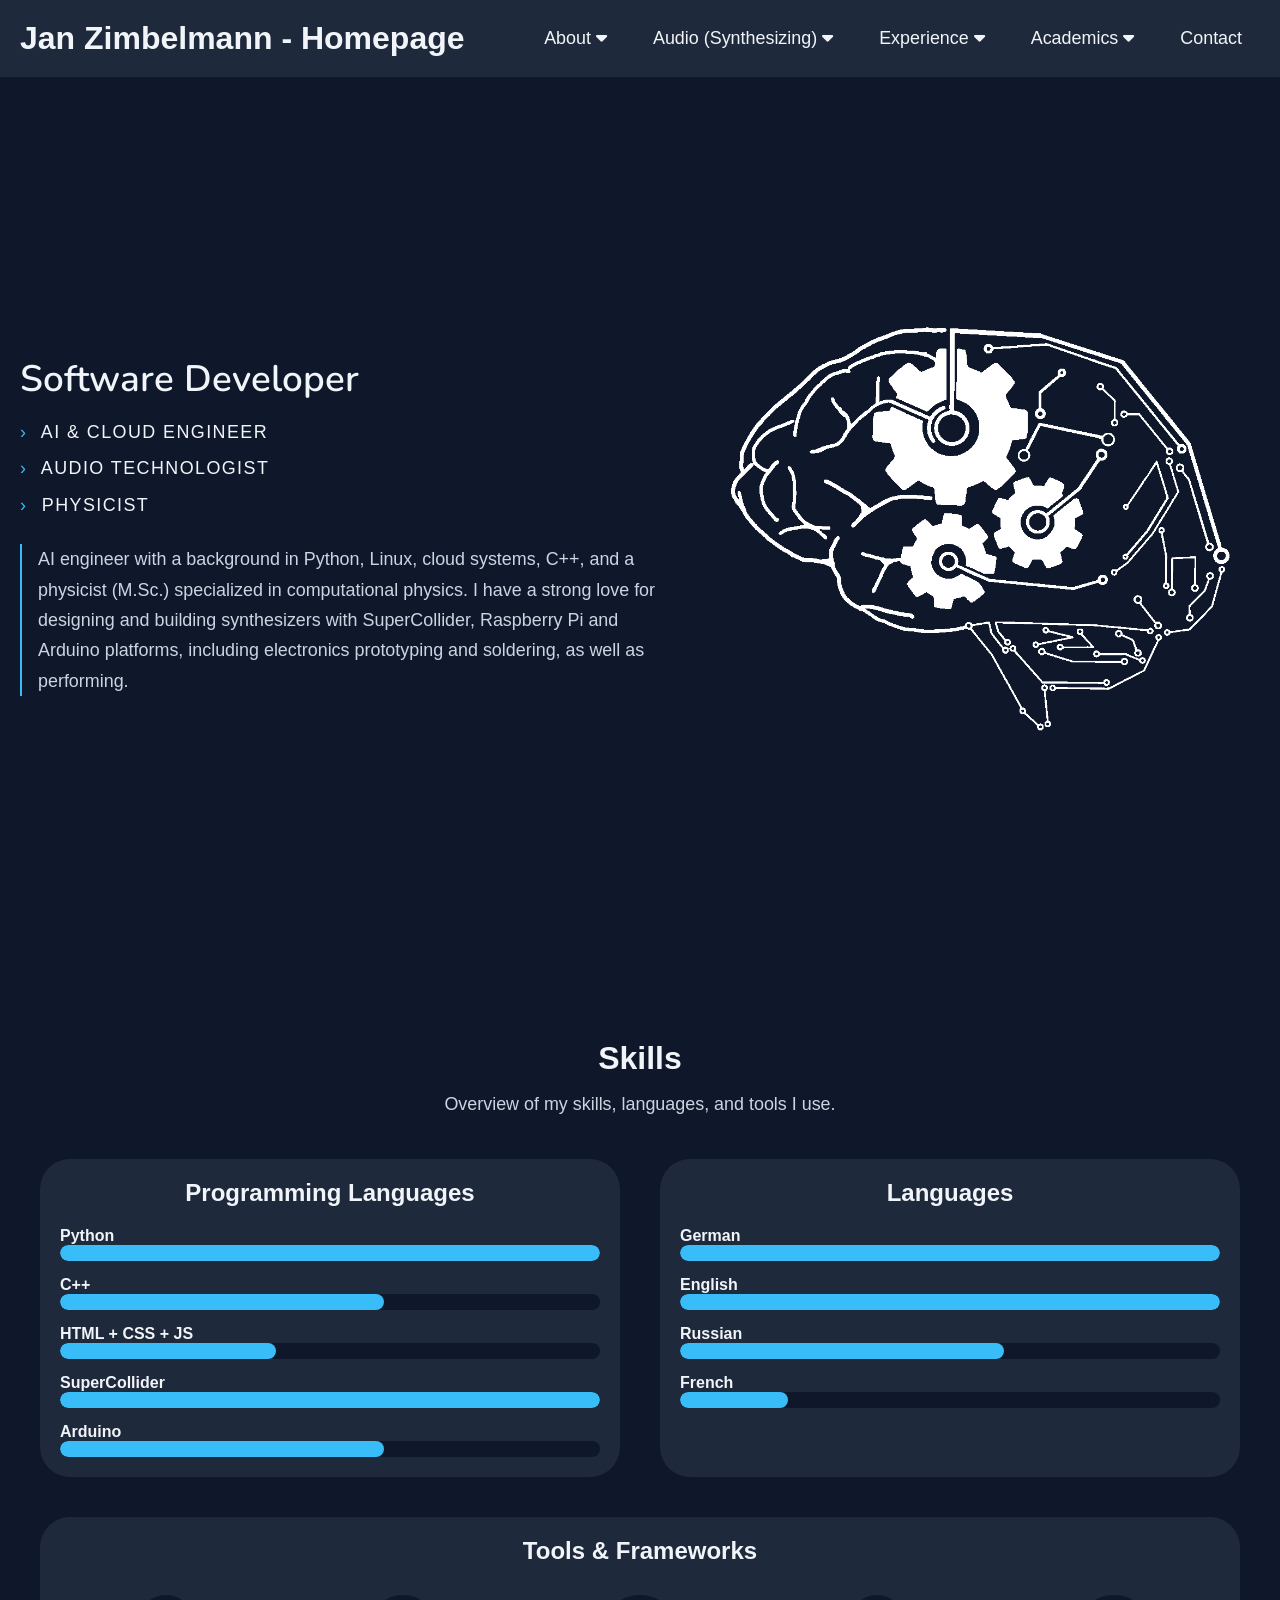
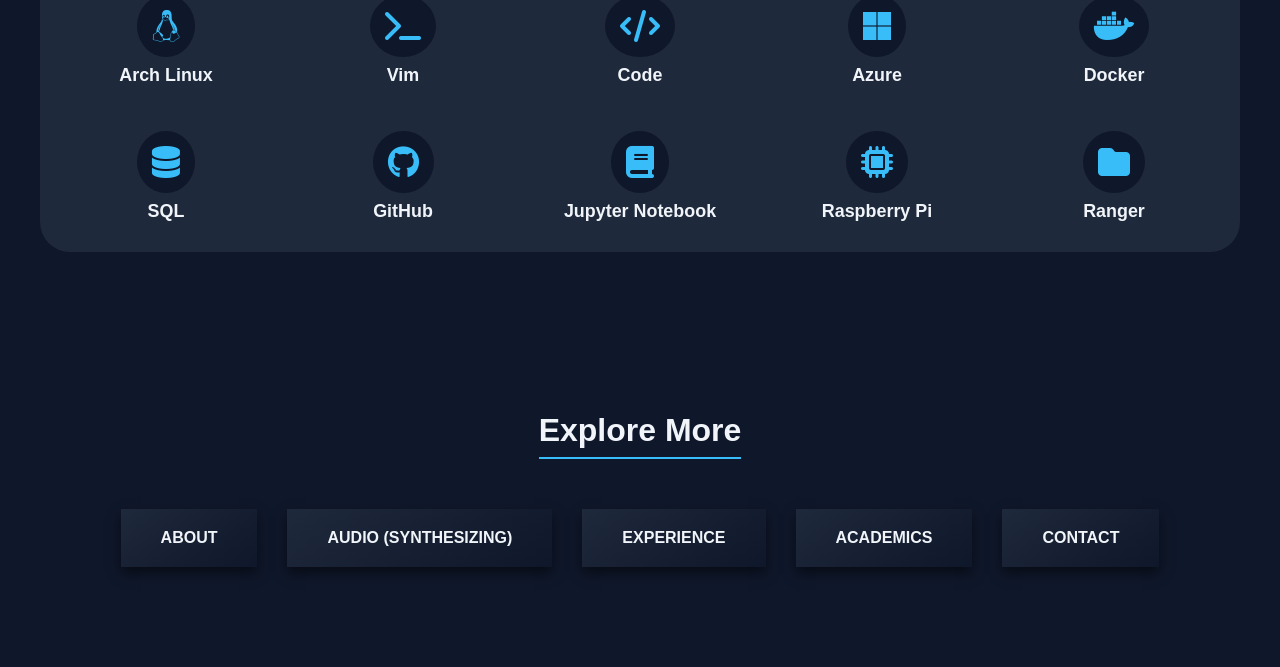
<file: index.html>
<!DOCTYPE html>
<html lang="en">

<head>
    <meta charset="UTF-8">
    <meta name="viewport" content="width=device-width, initial-scale=1.0">
    <title>Jan Zimbelmann</title>
    <link rel="stylesheet" href="https://cdnjs.cloudflare.com/ajax/libs/font-awesome/6.6.0/css/all.min.css">
    <link rel="stylesheet" href="style.css">
    <link rel="stylesheet" href="style_index.css">
</head>

<body>
    <header>
        <div id="navbar-placeholder">
            <!-- Navbar will load here -->
            <p style="display:none;">loading navbar...</p>
        </div>
    </header>

    <main>
        <!-- Appsfactory -->
        <section class="hero-section" id="home">
            <div class="section-content">
                <div class="hero-details">
                    <h2 class="title">Software Developer</h2>
                    <h3 class="subtitle">
                        <span class="subtitle-line"><span class="subtitle-arrow">›</span> AI &amp; Cloud Engineer</span><br>
                        <span class="subtitle-line"><span class="subtitle-arrow">›</span> Audio Technologist</span><br>
                        <span class="subtitle-line"><span class="subtitle-arrow">›</span> Physicist</span>
                    </h3>

                    <p class="description">AI engineer with a background in Python, Linux, cloud systems, C++, and a
                        physicist (M.Sc.) specialized in computational physics. I have a strong love for designing and
                        building synthesizers with SuperCollider, Raspberry Pi and Arduino platforms, including electronics
                        prototyping and soldering, as well as performing.</p>
                </div>
                <div class="hero-image-wrapper">
                    <img src="images/AiEng.png" alt="Hero" class="hero-image">
                </div>
            </div>
        </section>
         
        <!-- Overview Section -->
        <!--
        <section class="overview-section" id="resume">
            <div class="section-content">
                <div class="overview-image-wrapper">
                    <img src="images/image.jpeg" alt="Overview" class="overview-image">
                </div>
                <div class="overview-details">
                    <h2 class="section-title">Résumé</h2>
                    <p class="text">Hallo ich wollte hier mal was schreiben!</p>
                </div>
            </div>
        </section>
         -->
        <!-- skill bars -->
        <section class="skills-section" id="skills">
            <div class="section-content">
                <!-- Section header -->
                <div class="skills-details">
                    <h2 class="section-title">Skills</h2>
                    <p class="text">Overview of my skills, languages, and tools I use.</p>
                </div>

                <!-- Skills categories container -->
                <div class="skills-section-inner">
                    <!-- Programming Skills -->
                    <div class="skills-category">
                        <h3 class="skills-category-title">Programming Languages</h3>
                        <div class="skills-bars">
                            <div class="skill">
                                <span class="skill-name">Python</span>
                                <div class="skill-bar">
                                    <div class="skill-level level-5"></div>
                                </div>
                            </div>
                            <div class="skill">
                                <span class="skill-name">C++</span>
                                <div class="skill-bar">
                                    <div class="skill-level level-3"></div>
                                </div>
                            </div>
                            <div class="skill">
                                <span class="skill-name">HTML + CSS + JS</span>
                                <div class="skill-bar">
                                    <div class="skill-level level-2"></div>
                                </div>
                            </div>
                            <div class="skill">
                                <span class="skill-name">SuperCollider</span>
                                <div class="skill-bar">
                                    <div class="skill-level level-5"></div>
                                </div>
                            </div>
                            
                            <div class="skill">
                                <span class="skill-name">Arduino</span>
                                <div class="skill-bar">
                                    <div class="skill-level level-3"></div>
                                </div>
                            </div>
                        </div>
                    </div>

                    <!-- Language Skills -->
                    <div class="skills-category">
                        <h3 class="skills-category-title">Languages</h3>
                        <div class="skills-bars">
                            <div class="skill">
                                <span class="skill-name">German</span>
                                <div class="skill-bar">
                                    <div class="skill-level level-5"></div>
                                </div>
                            </div>
                            <div class="skill">
                                <span class="skill-name">English</span>
                                <div class="skill-bar">
                                    <div class="skill-level level-5"></div>
                                </div>
                            </div>
                            <div class="skill">
                                <span class="skill-name">Russian</span>
                                <div class="skill-bar">
                                    <div class="skill-level level-3"></div>
                                </div>
                            </div>
                            <div class="skill">
                                <span class="skill-name">French</span>
                                <div class="skill-bar">
                                    <div class="skill-level level-1"></div>
                                </div>
                            </div>
                        </div>
                    </div>

                    <!-- Tools / Frameworks -->
                    <div class="skills-category">
                        <h3 class="skills-category-title">Tools & Frameworks</h3>
                        <div class="frameworks-grid">
                            <a href="https://archlinux.org" class="framework-card" target="_blank" rel="noopener">
                                <i class="fab fa-linux"></i>
                                <span>Arch Linux</span>
                            </a>
                            <a href="https://www.vim.org/" class="framework-card" target="_blank" rel="noopener">
                                <i class="fas fa-terminal"></i>
                                <span>Vim</span>
                            </a>
                            <a href="https://code.visualstudio.com/" class="framework-card" target="_blank"
                                rel="noopener">
                                <i class="fas fa-code"></i>
                                <span>Code</span>
                            </a>
                            <a href="https://azure.microsoft.com/" class="framework-card" target="_blank"
                                rel="noopener">
                                <i class="fab fa-microsoft"></i>
                                <span>Azure</span>
                            </a>
                            <a href="https://www.docker.com/" class="framework-card" target="_blank" rel="noopener">
                                <i class="fab fa-docker"></i>
                                <span>Docker</span>
                            </a>
                            <a href="https://www.mysql.com/" class="framework-card" target="_blank" rel="noopener">
                                <i class="fas fa-database"></i>
                                <span>SQL</span>
                            </a>
                            <a href="https://github.com/JanZimbelmann" class="framework-card" target="_blank" rel="noopener">
                                <i class="fab fa-github"></i>
                                <span>GitHub</span>
                            </a>
                            
                            <a href="https://jupyter.org/" class="framework-card" target="_blank" rel="noopener">
                                <i class="fas fa-book"></i>
                                <span>Jupyter Notebook</span>
                            </a>
                            <a href="https://www.raspberrypi.com/" class="framework-card" target="_blank"
                                rel="noopener">
                                <i class="fas fa-microchip"></i>
                                <span>Raspberry Pi</span>
                            </a>
                            <a href="https://ranger.github.io/" class="framework-card" target="_blank" rel="noopener">
                                <i class="fas fa-folder"></i>
                                <span>Ranger</span>
                            </a>
                            
                        </div>
                    </div>
                </div>
            </div>
        </section>

        <div id="endcard-placeholder"></div>
    </main>


    <script>
        fetch('endcard.html')
            .then(response => response.text())
            .then(data => {
                document.getElementById('endcard-placeholder').innerHTML = data;
            });
    </script>
    <script>
        fetch('navbar.html')
            .then(response => response.text())
            .then(data => {
                document.getElementById('navbar-placeholder').innerHTML = data;
            });
    </script>
    <script src="script.js"></script>
</body>

</html>
</file>
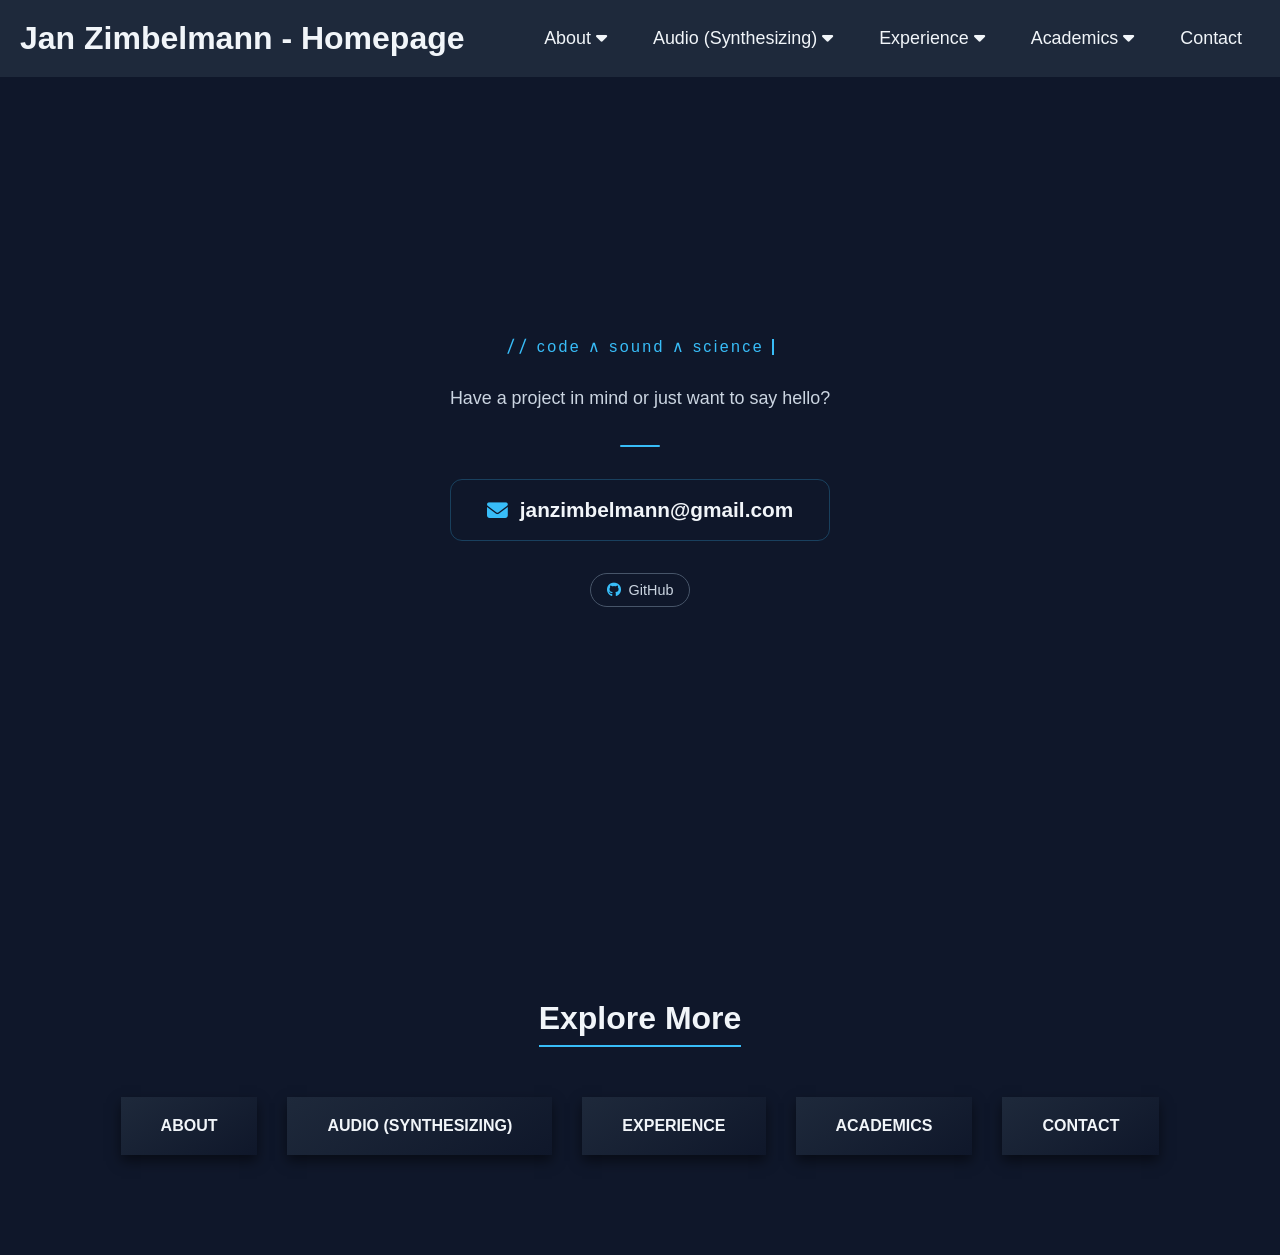
<file: contact.html>
<!DOCTYPE html>
<html lang="en">

<head>
    <meta charset="UTF-8">
    <meta name="viewport" content="width=device-width, initial-scale=1.0">
    <title>Jan Zimbelmann - Homepage</title>
    <link rel="stylesheet" href="https://cdnjs.cloudflare.com/ajax/libs/font-awesome/6.6.0/css/all.min.css">
    <link rel="stylesheet" href="style.css">
    <link rel="stylesheet" href="contact.css">

</head>

<body>
    <header>
        <div id="navbar-placeholder">
            <p style="display:none;">loading navbar...</p>
        </div>
    </header>

    <main class="contact-page">
        <div class="contact-inner">

            <p class="contact-eyebrow">// <span class="typewriter">code ∧ sound ∧ science</span><span class="contact-cursor"></span></p>            <p class="contact-tagline">
                Have a project in mind or just want to say hello?
            </p>

            <div class="contact-divider"></div>

            
            <a id="contact-email-link" class="contact-email">
                <i class="fas fa-envelope"></i>
                <span id="contact-email-text"></span>
            </a>

            <div class="contact-chips">
                <div class="contact-chip">
                    <i class="fab fa-github"></i>
                    <a href="https://github.com/JanZimbelmann" target="_blank" rel="noopener">GitHub</a>
                </div>
            </div>

        </div>
    </main>

    <div id="endcard-placeholder"></div>
    <script>
        fetch('endcard.html')
            .then(response => response.text())
            .then(data => {
                document.getElementById('endcard-placeholder').innerHTML = data;
            });
    </script>
    <script>
        fetch('navbar.html')
            .then(response => response.text())
            .then(data => {
                document.getElementById('navbar-placeholder').innerHTML = data;
            });
    </script>
    <script src="script.js"></script>
</body>

</html>
</file>
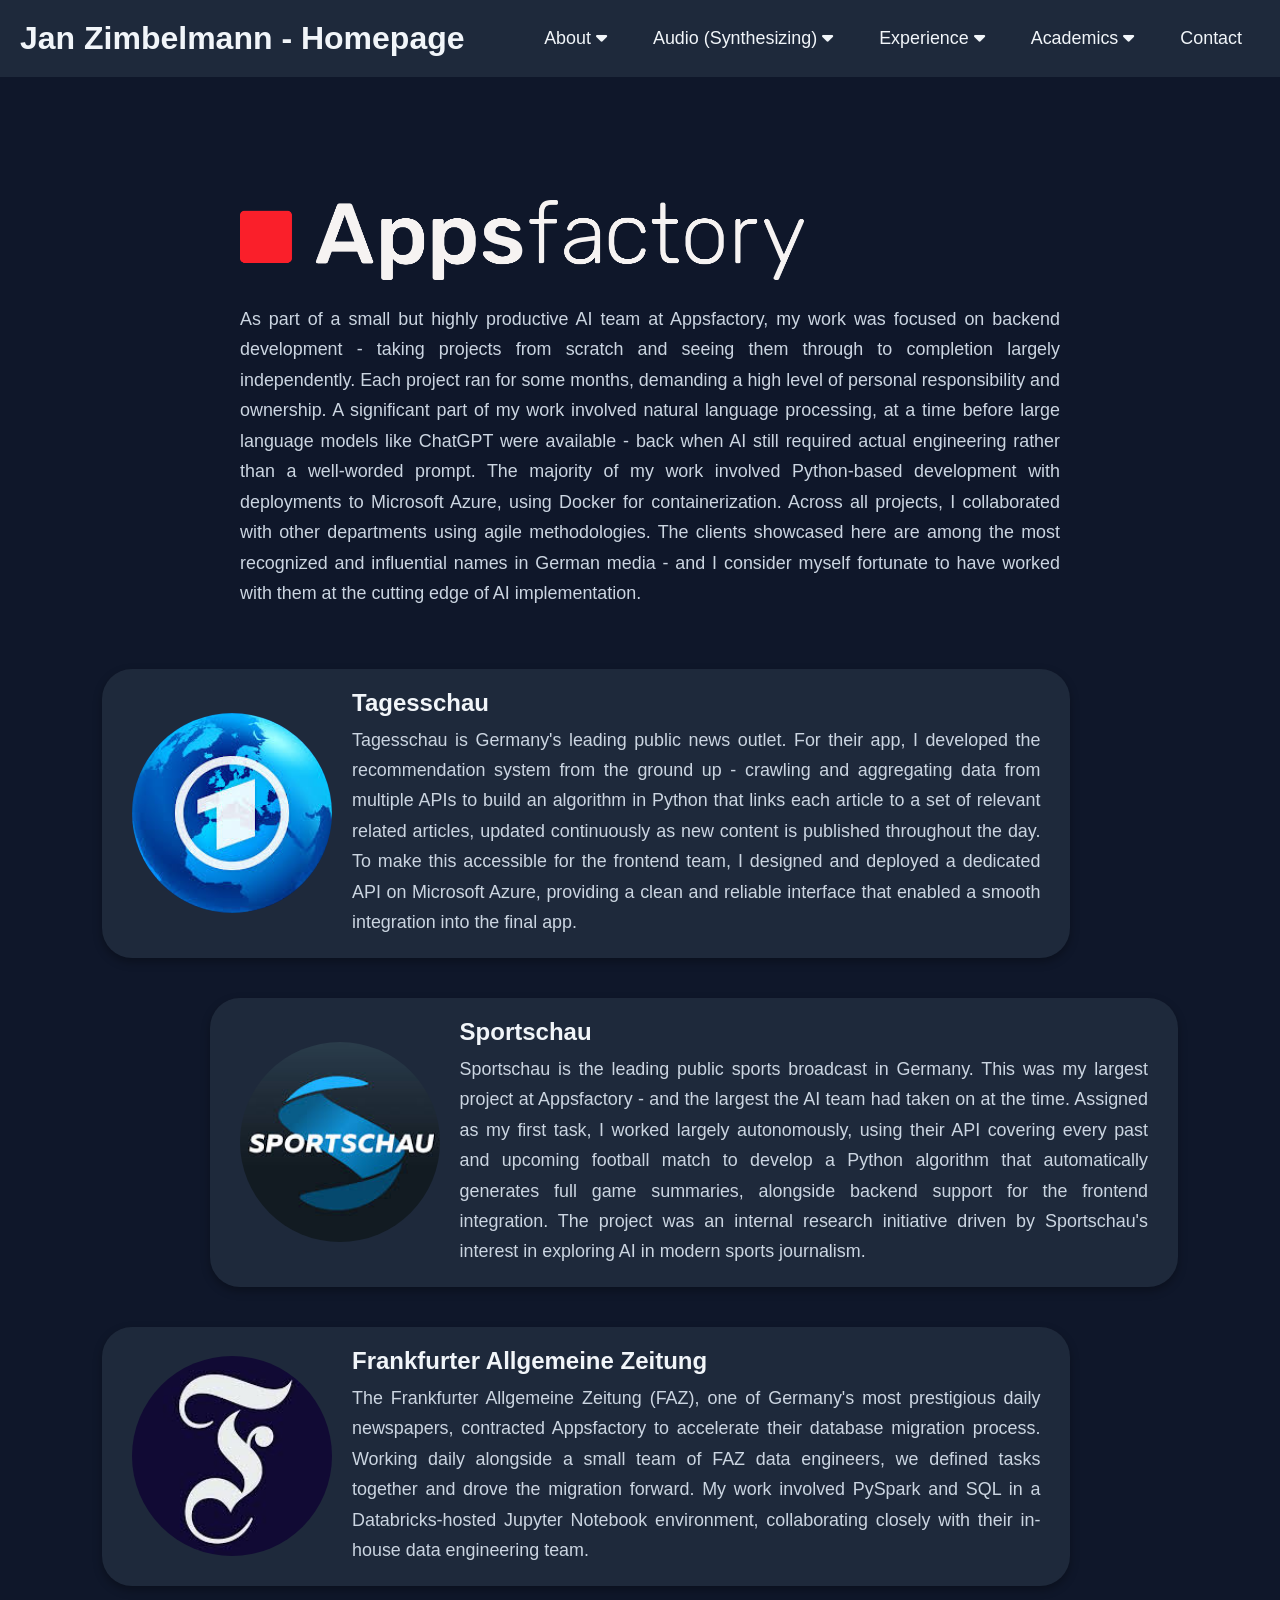
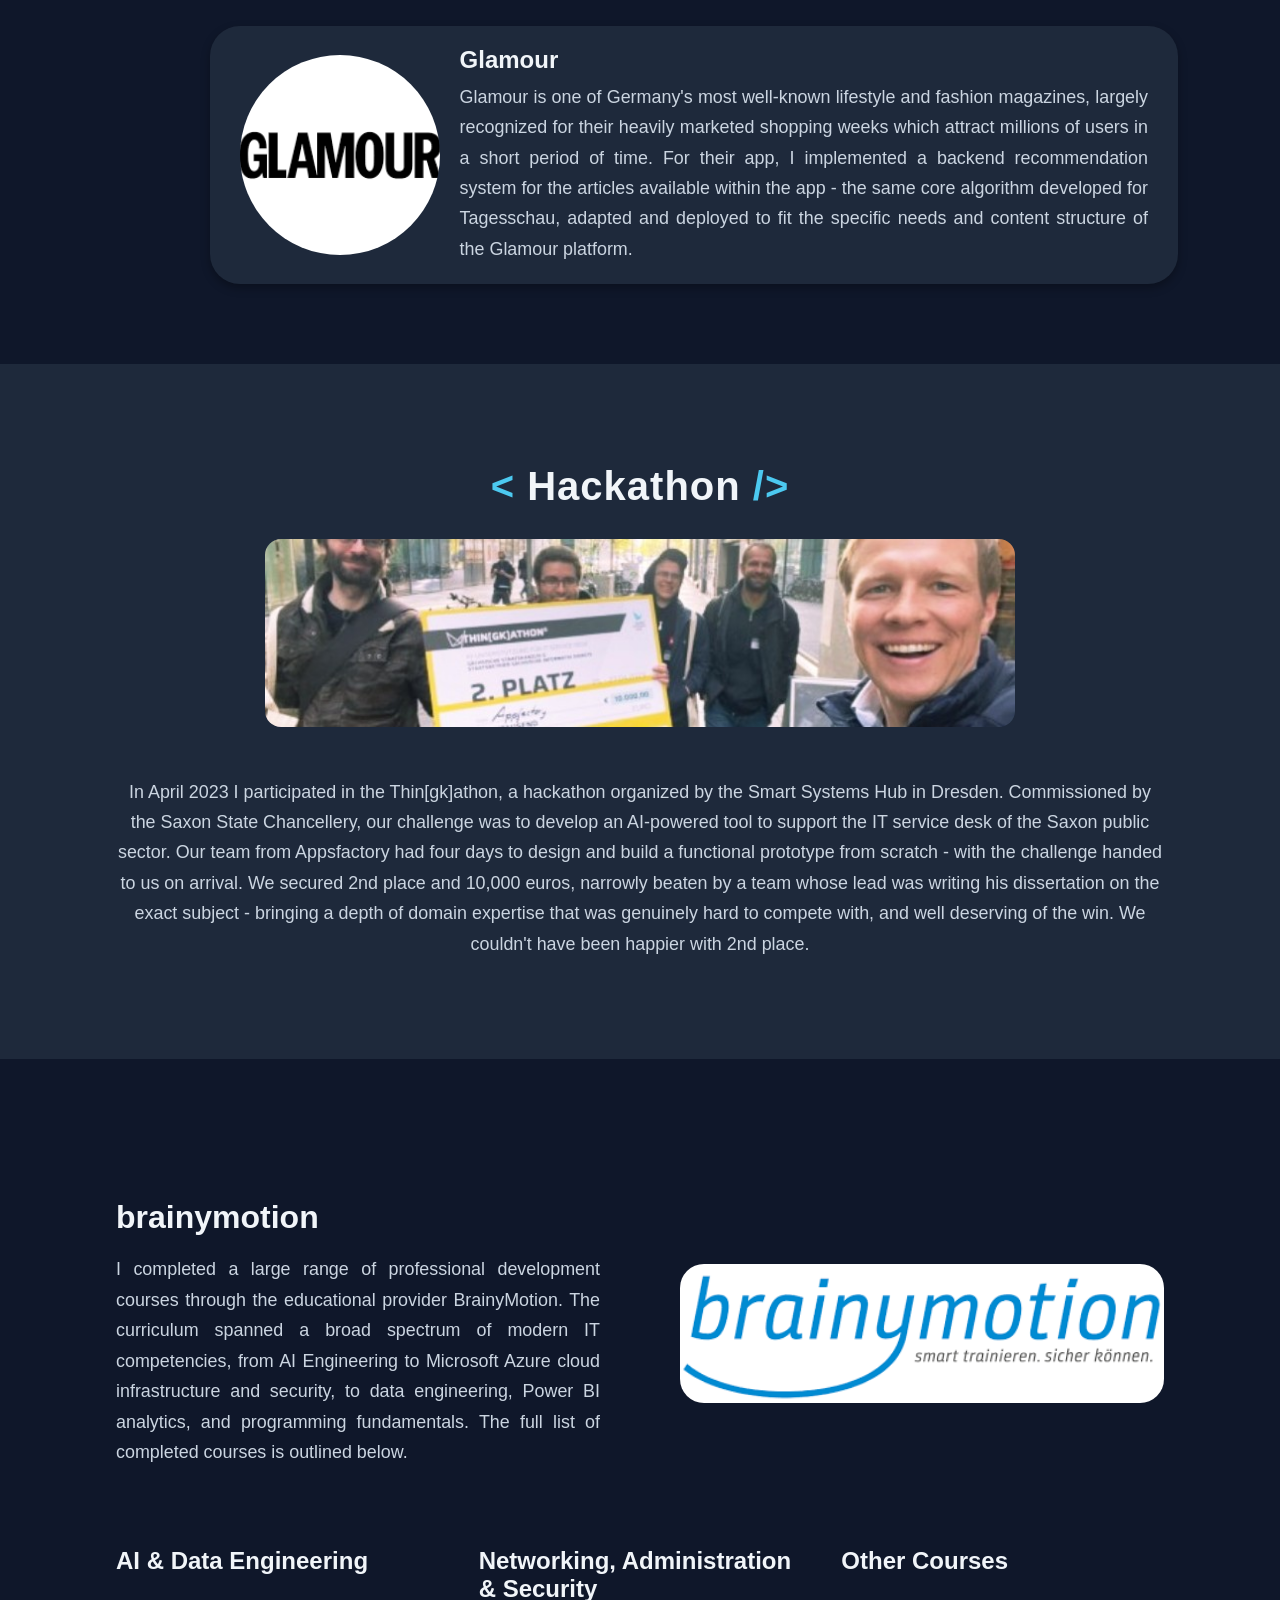
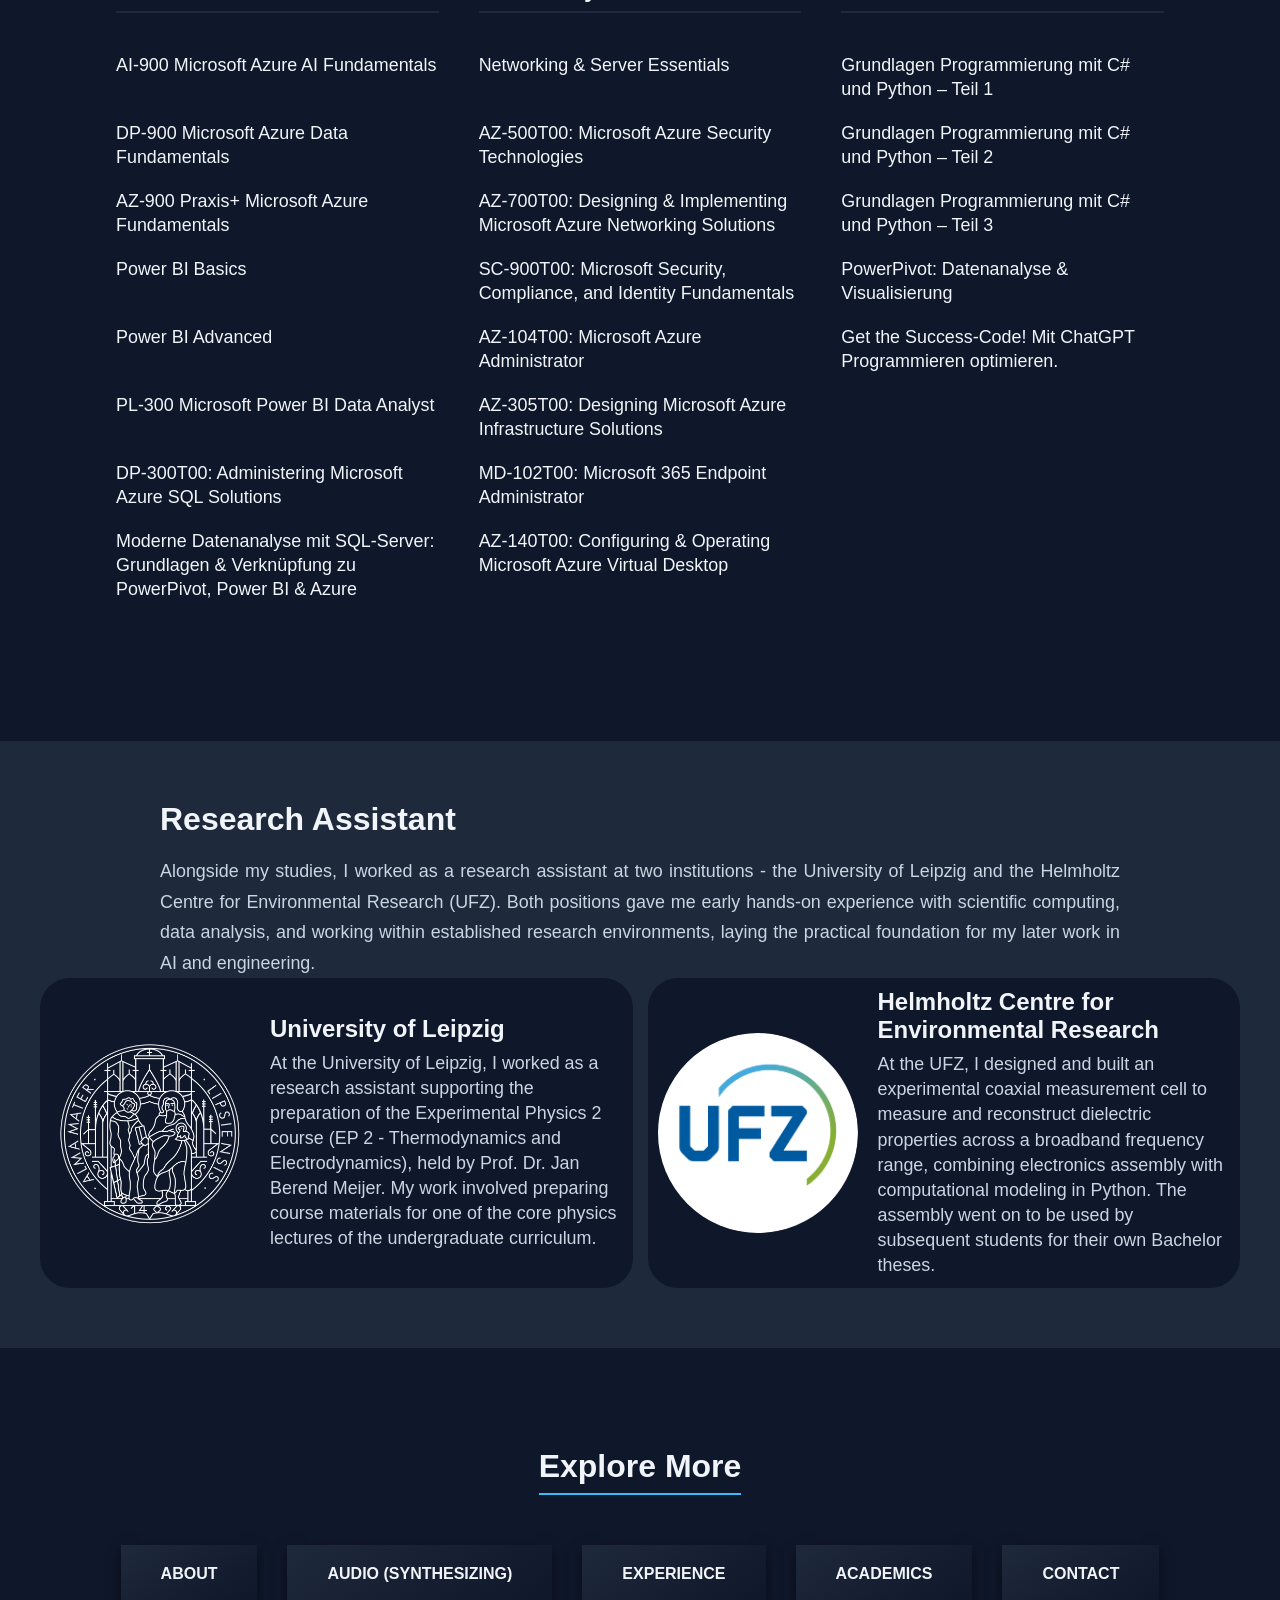
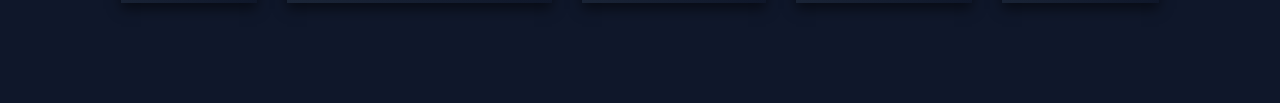
<file: experience.html>
<!DOCTYPE html>
<html lang="en">

<head>
    <meta charset="UTF-8">
    <meta name="viewport" content="width=device-width, initial-scale=1.0">
    <title>Jan Zimbelmann - Homepage</title>
    <link rel="stylesheet" href="https://cdnjs.cloudflare.com/ajax/libs/font-awesome/6.6.0/css/all.min.css">
    <link rel="stylesheet" href="style.css">
    <link rel="stylesheet" href="style_experience.css">
</head>

<body>
    <!-- Header with shared navbar -->
    <header>
        <div id="navbar-placeholder">
            <p style="display:none;">loading navbar...</p>
        </div>
    </header>

    <main>

        <section class="appsfactory-section" id="appsfactory">
            
            <div class="section-content">
                <!-- Logo as headline -->
                <div class="appsfactory-header">
                    <img src="images/appsfactory.png" alt="Appsfactory Logo" class="appsfactory-logo">
                    <p class="description">
                        As part of a small but highly productive AI team at Appsfactory, my work was focused on backend development - taking projects from scratch and seeing them through to completion largely independently. Each project ran for some months, demanding a high level of personal responsibility and ownership. A significant part of my work involved natural language processing, at a time before large language models like ChatGPT were available - back when AI still required actual engineering rather than a well-worded prompt. The majority of my work involved Python-based development with deployments to Microsoft Azure, using Docker for containerization. Across all projects, I collaborated with other departments using agile methodologies. The clients showcased here are among the most recognized and influential names in German media - and I consider myself fortunate to have worked with them at the cutting edge of AI implementation.
                        <!--
                        i was part of the small but productive AI team in apps factory.
                        my tasks were mostly backend programming.
                        A lot of responsibility, i completed projects mostly in my own hands from scratch
                        many projects, every project ive been working on for 1-5 months. im showcasing the
                        biggest names that ive been working on.
                        in most of my projects i programmed in python and developed the solution to azure.
                        also using docker for this.
                        used agile methods for organizing with the other departments.
                        --->
                    </p>
                </div>
            </div>
            
            <div class="client-projects-grid">
            
                <div class="client-project-box">
                    <div class="client-project-inner">
                        <div class="client-logo">
                            <img src="images/tagesschau.jpg" alt="Tagesschau Logo">
                        </div>
                        <div class="client-project-text">
                            <h3>Tagesschau</h3>
                            <p>
                                Tagesschau is Germany's leading public news outlet. For their app, I developed the recommendation system from the ground up - crawling and aggregating data from multiple APIs to build an algorithm in Python that links each article to a set of relevant related articles, updated continuously as new content is published throughout the day. To make this accessible for the frontend team, I designed and deployed a dedicated API on Microsoft Azure, providing a clean and reliable interface that enabled a smooth integration into the final app.                                <!--
                                In Tagesschau i built the recommendation system for the Tagesschau App
                                i had to crawl multiple APIs and converge the information as well as create an algorithm that recommends a text article to multiple other articles
                                this is happening while there are a lot of articles are coming up new every day
                                ive built another api which was deployed in azure where the front end developers could easily speak with this and get exactly the solution they needed for the successful deployment of this app                                
                                -->
                            </p>
                        </div>
                    </div>
                </div>

            
                <div class="client-project-box">
                    <div class="client-project-inner">
                        <div class="client-logo">
                            <img src="images/sportschau.jpg" alt="Sportschau Logo">
                        </div>
                        <div class="client-project-text">
                            <h3>Sportschau</h3>
                            <p>
                                Sportschau is the leading public sports broadcast in Germany. This was my largest project at Appsfactory - and the largest the AI team had taken on at the time. Assigned as my first task, I worked largely autonomously, using their API covering every past and upcoming football match to develop a Python algorithm that automatically generates full game summaries, alongside backend support for the frontend integration. The project was an internal research initiative driven by Sportschau's interest in exploring AI in modern sports journalism.
                                <!-- in this project, sportschau gave me access to the api for every and upcoming soccer game. and i had to create an algorithm to summarize the entire game. as well as offer backend support for the frontend of the application. this was an internal research project of sportschau, because they wanted to get in touch with the current times, which involved AI. -->
                            </p>
                        </div>
                    </div>
                </div>

                <div class="client-project-box">
                    <div class="client-project-inner">
                        <div class="client-logo">
                            <img src="images/faz.jpg" alt="FAZ Logo">
                        </div>
                        <div class="client-project-text">
                            <h3>Frankfurter Allgemeine Zeitung</h3>
                            <p>
                                The Frankfurter Allgemeine Zeitung (FAZ), one of Germany's most prestigious daily newspapers, contracted Appsfactory to accelerate their database migration process. Working daily alongside a small team of FAZ data engineers, we defined tasks together and drove the migration forward. My work involved PySpark and SQL in a Databricks-hosted Jupyter Notebook environment, collaborating closely with their in-house data engineering team.
                                
                                <!-- Now i want to talk about FAZ.
                                This was a bit different from the usual things.
                                I've been helping migrating their database. ive had to use Pyspark in a jupyter-notebook environment. 
                                we used data bricks for the jupyternotebook environment
                                On a daily bases together with a small team of Data engineers from FAZ we set some tasks
                                they hired us to speed up the process
                                
                                 -->
                            </p>
                        </div>
                    </div>
                </div>
            
                <div class="client-project-box">
                    <div class="client-project-inner">
                        <div class="client-logo">
                            <img src="images/glamour.png" alt="Glamour Logo">
                        </div>
                        <div class="client-project-text">
                            <h3>Glamour</h3>
                            <p>
                                Glamour is one of Germany's most well-known lifestyle and fashion magazines, largely recognized for their heavily marketed shopping weeks which attract millions of users in a short period of time. For their app, I implemented a backend recommendation system for the articles available within the app - the same core algorithm developed for Tagesschau, adapted and deployed to fit the specific needs and content structure of the Glamour platform.
                                <!---
                                Backend for article recommendations for Glamour app
                                glamour app is the app for the glamour magazine which focuses on:
                                Fashion, Beauty, Celebrity news, Lifestyle content, Relationship advice
                                same algorithm implemented backend as for tagesschau
                                deployed to the needs of the company
                                -->
                            </p>
                        </div>
                    </div>
                </div>
            
            </div>
        </section>
        
        <!-- https://www.smart-systems-hub.de/de/post/review-thin-gk-athon-ki-support-fuer-it-service-desk- -->
        <section class="experience-section" id="hackathon">
            <div class="section-content">
                <h2 class="section-title hackathon-title">
                    <span>&lt;</span> Hackathon <span>/&gt;</span>
                </h2>
        
                <img src="images/hackathon.jpeg" alt="Hackathon Logo" class="hackathon-image">
                <div class="experience-card">
                    <div class="experience-details">
                        <p class="text">

                            In April 2023 I participated in the Thin[gk]athon, a hackathon organized by the Smart Systems Hub in Dresden. Commissioned by the Saxon State Chancellery, our challenge was to develop an AI-powered tool to support the IT service desk of the Saxon public sector. Our team from Appsfactory had four days to design and build a functional prototype from scratch - with the challenge handed to us on arrival. We secured 2nd place and 10,000 euros, narrowly beaten by a team whose lead was writing his dissertation on the exact subject - bringing a depth of domain expertise that was genuinely hard to compete with, and well deserving of the win. We couldn't have been happier with 2nd place.                        </p>
                    </div>
                </div>
            </div>
        </section>

        <section class="experience-section" id="brainymotion">
            <div class="section-content">
        
                <div class="brainymotion-header">
                    <div class="brainymotion-text">
                        <h2 class="section-title">brainymotion</h2>
                        <p class="text">
                            I completed a large range of professional development courses through the educational provider BrainyMotion. The curriculum spanned a broad spectrum of modern IT competencies, from AI Engineering to Microsoft Azure cloud infrastructure and security, to data engineering, Power BI analytics, and programming fundamentals. The full list of completed courses is outlined below.
                        </p>
                    </div>
        
                    <div class="brainymotion-logo">
                        <img src="images/brainymotion.png" alt="BrainyMotion Logo">
                    </div>
                </div>
        
                <!-- Courses Grid -->
                <div class="brainymotion-courses">

                    <!-- Column Titles -->
                    <div class="course-column-title">AI & Data Engineering</div>
                    <div class="course-column-title">Networking, Administration & Security</div>
                    <div class="course-column-title">Other Courses</div>

                    <!-- Row 1 -->
                    <div class="course-item">AI-900 Microsoft Azure AI Fundamentals</div>
                    <div class="course-item">Networking & Server Essentials</div>
                    <div class="course-item">Grundlagen Programmierung mit C# und Python – Teil 1</div>

                    <!-- Row 2 -->
                    <div class="course-item">DP-900 Microsoft Azure Data Fundamentals</div>
                    <div class="course-item">AZ-500T00: Microsoft Azure Security Technologies</div>
                    <div class="course-item">Grundlagen Programmierung mit C# und Python – Teil 2</div>

                    <!-- Row 3 -->
                    <div class="course-item">AZ-900 Praxis+ Microsoft Azure Fundamentals</div>
                    <div class="course-item">AZ-700T00: Designing & Implementing Microsoft Azure Networking Solutions</div>
                    <div class="course-item">Grundlagen Programmierung mit C# und Python – Teil 3</div>

                    <!-- Row 4 -->
                    <div class="course-item">Power BI Basics</div>
                    <div class="course-item">SC-900T00: Microsoft Security, Compliance, and Identity Fundamentals</div>
                    <div class="course-item">PowerPivot: Datenanalyse & Visualisierung</div>

                    <!-- Row 5 -->
                    <div class="course-item">Power BI Advanced</div>
                    <div class="course-item">AZ-104T00: Microsoft Azure Administrator</div>
                    <div class="course-item">Get the Success-Code! Mit ChatGPT Programmieren optimieren.</div>

                    <!-- Row 6 -->
                    <div class="course-item">PL-300 Microsoft Power BI Data Analyst</div>
                    <div class="course-item">AZ-305T00: Designing Microsoft Azure Infrastructure Solutions</div>
                    <div class="course-item"></div> <!-- blank if uneven -->

                    <!-- Row 7 -->
                    <div class="course-item">DP-300T00: Administering Microsoft Azure SQL Solutions</div>
                    <div class="course-item">MD-102T00: Microsoft 365 Endpoint Administrator</div>
                    <div class="course-item"></div>

                    <!-- Row 8 -->
                    <div class="course-item">Moderne Datenanalyse mit SQL-Server: Grundlagen & Verknüpfung zu PowerPivot, Power BI & Azure</div>
                    <div class="course-item">AZ-140T00: Configuring & Operating Microsoft Azure Virtual Desktop</div>
                    <div class="course-item"></div>

                </div>
            </div>
        </section>
        
        <!-- Research Assistant Section -->
        <section class="experience-section" id="research-assistant">
            <div class="section-content">
                <h2 class="section-title">Research Assistant</h2>
                <p class="section-intro">
                    Alongside my studies, I worked as a research assistant at two institutions - the University of Leipzig and the Helmholtz Centre for Environmental Research (UFZ). Both positions gave me early hands-on experience with scientific computing, data analysis, and working within established research environments, laying the practical foundation for my later work in AI and engineering.    
                </p>

                <div class="research-cards">
                    <!-- First Box -->
                    <div class="research-card">
                        <div class="research-logo">
                            <img src="images/uni-circle.png" alt="University Project Logo">
                        </div>
                        <div class="research-details">
                            <h3>University of Leipzig</h3>
                            <p class="text">
                                At the University of Leipzig, I worked as a research assistant supporting the preparation of the Experimental Physics 2 course (EP 2 - Thermodynamics and Electrodynamics), held by Prof. Dr. Jan Berend Meijer. My work involved preparing course materials for one of the core physics lectures of the undergraduate curriculum.                            </p>
                        </div>
                    </div>

                    <!-- Second Box -->
                    <div class="research-card">
                        <div class="research-logo">
                            <img src="images/ufz.png" alt="UFZ Logo">
                        </div>
                        <div class="research-details">
                            <h3>Helmholtz Centre for Environmental Research</h3>
                            <p class="text">
                                At the UFZ, I designed and built an experimental coaxial measurement cell to measure and reconstruct dielectric properties across a broadband frequency range, combining electronics assembly with computational modeling in Python. The assembly went on to be used by subsequent students for their own Bachelor theses.                            </p>
                        </div>
                    </div>
                </div>
            </div>
        </section>
    </main>


    <div id="endcard-placeholder"></div>

    <script>
        fetch('endcard.html')
            .then(response => response.text())
            .then(data => {
                document.getElementById('endcard-placeholder').innerHTML = data;
            });
    </script>

    <script src="script.js"></script>
</body>

</html>
</file>
<file: style.css>
@import url('https://fonts.googleapis.com/css2?family=Inter:wght@400;600;700&family=JetBrains+Mono:wght@400;600&display=swap');
@import url('https://fonts.googleapis.com/css2?family=Nunito:wght@400;600;700&display=swap');
@import url('https://fonts.googleapis.com/css2?family=Quicksand:wght@400;600;700&display=swap');

* {
    margin: 0;
    padding: 0;
    box-sizing: border-box;
    font-family: "Poppins", sans-serif;
}

:root {
    --color-accent: #38bdf8;
    --color-bg-main: #0f172a;
    --color-bg-surface: #1e293b;
    --color-bg-elevated: #334155;
    --color-text-primary: #f1f5f9;
    --color-text-secondary: #cbd5e1;
    --color-text-muted: #cbd5e1;
    --color-text-on-accent: #0f172a;
    --color-text-dark: #0f172a;
    --color-border: #475569;
    --font-size-s: 0.9rem;
    --font-size-n: 1rem;
    --font-size-m: 1.12rem;
    --font-size-l: 1.5rem;
    --font-size-xl: 2rem;
    --font-size-xxl: 2.3rem;
    --font-weight-normal: 400;
    --font-weight-medium: 500;
    --font-weight-semibold: 600;
    --font-weight-bold: 700;
    --border-radius-s: 8px;
    --border-radius-m: 30px;
    --border-radius-circle: 50%;
    --site-max-width: 1300px;
}

/* ================================
   GLOBAL TYPOGRAPHY DEFAULTS
================================ */

p, .description, .text, .section-intro {
    font-size: var(--font-size-m);
    color: var(--color-text-muted);
    line-height: 1.7;
    text-align: justify;
}

h2, .section-title {
    font-size: var(--font-size-xl);
    color: var(--color-text-primary);
    font-weight: var(--font-weight-semibold);
}

h3 {
    font-size: var(--font-size-l);
    color: var(--color-text-primary);
    font-weight: var(--font-weight-semibold);
}

html, body {
    overflow-x: hidden;
}

ul {
    list-style: none;
}

body {
    background: var(--color-bg-main);
    color: var(--color-text-primary);
}

a {
    text-decoration: none;
    color: inherit;
}

button {
    cursor: pointer;
    border: none;
    background: none;
}

img {
    width: 100%;
}

.section-content {
    margin: 0 auto;
    padding: 0 20px;
    max-width: var(--site-max-width);
}

/* ================================
   NAVBAR
================================ */

header {
    position: fixed;
    width: 100%;
    z-index: 100;
    background: var(--color-bg-surface);
    top: 0;
    left: 0;
    right: 0;
    padding-top: env(safe-area-inset-top);
}

main {
    padding-top: 80px; /* adjust to match navbar height */
}

header .navbar {
    display: flex;
    padding: 20px;
    align-items: center;
    justify-content: space-between;
}

.navbar .nav-menu {
    display: flex;
    gap: 10px;
}

.nav-link:hover {
    color: var(--color-text-on-accent);
}

.navbar .nav-menu .nav-link {
    padding: 10px 18px;
    color: var(--color-text-primary);
    font-size: var(--font-size-m);
    border-radius: var(--border-radius-m);
    transition: 0.3s ease;
}

.navbar :where(#menu-close-button, #menu-open-button) {
    display: none;
}

.dropdown-menu {
    display: none;
    padding: 8px 0;
}

.dropdown-menu li a {
    color: var(--color-text-primary);
    display: block;
    padding: 12px 20px;
    font-size: var(--font-size-m);
    text-align: left;
}

.dropdown-menu li a:hover {
    background: var(--color-bg-main);
    color: var(--color-accent);
}

@media screen and (min-width: 901px) {
    .nav-item {
        position: relative;
    }

    .dropdown-menu {
        position: absolute;
        top: 100%;
        left: 0;
        background: var(--color-bg-surface);
        min-width: 180px;
        border-radius: var(--border-radius-s);
        box-shadow: 0 8px 16px rgba(0,0,0,0.1);
        padding: 10px 0;
    }

    .nav-item:hover .dropdown-menu {
        display: block;
    }
}

/* ================================
   ENDCARD
================================ */

.endcard {
    background: var(--color-bg-main);
    padding: 100px 20px;
    text-align: center;
}

.endcard h2 {
    font-size: var(--font-size-xl);
    font-weight: var(--font-weight-semibold);
    margin-bottom: 50px;
    color: var(--color-text-primary);
    border-bottom: 2px solid var(--color-accent);
    display: inline-block;
    padding-bottom: 8px;
}

.endcard .nav-links {
    display: flex;
    flex-wrap: wrap;
    justify-content: center;
    gap: 30px;
}

.endcard .nav-links a {
    position: relative;
    padding: 20px 40px;
    background: linear-gradient(145deg, #1e293b, #0f172a);
    color: var(--color-text-primary);
    font-weight: var(--font-weight-semibold);
    box-shadow: 0 6px 12px rgba(0,0,0,0.5);
    text-transform: uppercase;
    transition: transform 0.3s ease, box-shadow 0.3s ease, background 0.3s ease;
    overflow: hidden;
}

.endcard .nav-links a::after {
    content: "";
    position: absolute;
    left: -50%;
    top: 0;
    width: 200%;
    height: 100%;
    background: rgba(56,189,248,0.2);
    transform: skewX(-25deg) translateX(-100%);
    transition: transform 0.5s ease;
}

.endcard .nav-links a:hover::after {
    transform: skewX(-25deg) translateX(100%);
}

.endcard .nav-links a:hover {
    transform: translateY(-5px);
    box-shadow: 0 10px 20px rgba(0,0,0,0.6);
}

/* ================================
   CONTACT PAGE
================================ */

.contact-page {
    min-height: 100vh;
    display: flex;
    align-items: center;
    justify-content: center;
    background: var(--color-bg-main);
    padding: 120px 20px 80px;
}

.contact-inner {
    display: flex;
    flex-direction: column;
    align-items: center;
    text-align: center;
    gap: 24px;
    max-width: 600px;
    width: 100%;
}

.contact-eyebrow {
    font-family: 'JetBrains Mono', monospace;
    font-size: 1rem;
    color: var(--color-accent);
    letter-spacing: 0.15em;
    display: flex;
    align-items: center;
    justify-content: center;
    gap: 6px;
}

.typewriter {
    overflow: hidden;
    white-space: nowrap;
    display: inline-block;
    animation: typing 1.5s steps(20) 0.3s both;
    max-width: 0;
}

.contact-cursor {
    display: inline-block;
    width: 2px;
    height: 1em;
    background: var(--color-accent);
    vertical-align: middle;
    margin-left: 2px;
    animation: blink 1.1s step-end infinite;
}

@keyframes typing {
    from { max-width: 0; }
    to   { max-width: 300px; }
}

@keyframes blink {
    0%, 100% { opacity: 1; }
    50%       { opacity: 0; }
}

.contact-title {
    font-family: 'Quicksand', sans-serif;
    font-size: clamp(2.4rem, 6vw, 3.5rem);
    font-weight: 700;
    color: var(--color-text-primary);
    line-height: 1.1;
}

.contact-title span {
    color: var(--color-accent);
}

.contact-tagline {
    line-height: 1.6;
}

.contact-divider {
    width: 40px;
    height: 2px;
    background: var(--color-accent);
    border-radius: 2px;
    margin: 8px 0;
}

.contact-email {
    display: inline-flex;
    align-items: center;
    gap: 12px;
    font-family: 'JetBrains Mono', monospace;
    font-size: clamp(1rem, 3vw, 1.3rem);
    font-weight: 600;
    color: var(--color-text-primary);
    text-decoration: none;
    padding: 18px 36px;
    border: 1px solid rgba(56,189,248,0.25);
    border-radius: 12px;
    transition: border-color 0.3s ease, color 0.3s ease, box-shadow 0.3s ease;
}

.contact-email i {
    color: var(--color-accent);
}

.contact-email:hover {
    border-color: var(--color-accent);
    color: var(--color-accent);
    box-shadow: 0 0 20px rgba(56,189,248,0.1);
}

.contact-chips {
    display: flex;
    gap: 16px;
    flex-wrap: wrap;
    justify-content: center;
    margin-top: 8px;
}

.contact-chip {
    display: flex;
    align-items: center;
    gap: 8px;
    font-size: var(--font-size-s);
    color: var(--color-text-muted);
    padding: 8px 16px;
    border: 1px solid var(--color-border);
    border-radius: 50px;
    transition: border-color 0.3s ease, color 0.3s ease;
}

.contact-chip i {
    color: var(--color-accent);
}

.contact-chip a {
    color: var(--color-text-muted);
    text-decoration: none;
    transition: color 0.3s ease;
}

.contact-chip:hover {
    border-color: var(--color-accent);
    color: var(--color-text-primary);
}

.contact-chip:hover a {
    color: var(--color-text-primary);
}

/* ================================
   RESPONSIVE
================================ */

@media screen and (max-width: 900px) {

    :root {
        --font-size-m: 1rem;
        --font-size-l: 1.3rem;
        --font-size-xl: 1.5rem;
        --font-size-xxl: 1.8rem;
    }

    body.show-mobile-menu header::before {
        content: "";
        position: fixed;
        left: 0;
        top: 0;
        height: 100%;
        width: 100%;
        backdrop-filter: blur(5px);
        background: rgba(0, 0, 0, 0.2);
    }

    .navbar :where(#menu-close-button, #menu-open-button) {
        display: block;
        font-size: var(--font-size-l);
    }

    .navbar #menu-close-button {
        position: absolute;
        right: 30px;
        top: 30px;
    }

    .navbar #menu-open-button,
    .navbar #menu-close-button {
        color: var(--color-text-primary);
    }

    .navbar .nav-menu {
        display: flex;
        flex-direction: column;
        align-items: center;
        position: fixed;
        left: -300px;
        top: 0;
        width: 300px;
        height: 100%;
        padding-top: 100px;
        background: var(--color-bg-surface);
        transition: left 0.2s ease;
    }

    body.show-mobile-menu .navbar .nav-menu {
        left: 0;
    }

    .navbar .nav-menu .nav-link {
        color: var(--color-text-primary);
        display: block;
        margin-top: 17px;
        font-size: var(--font-size-m);
    }

    .dropdown-menu {
        position: static;
        width: 100%;
        background: transparent;
        box-shadow: none;
        padding: 0;
    }

    .dropdown-menu li a {
        padding: 10px 0;
        color: var(--color-text-secondary);
    }

    .dropdown-menu.show-dropdown {
        display: block;
    }
}
</file>
<file: style_index.css>
/* ================================
   INDEX PAGE — style_index.css
================================ */

/* ================================
   HERO SECTION
================================ */

.hero-section {
    min-height: 100vh;
}

.hero-section .section-content {
    display: flex;
    align-items: center;
    min-height: 100vh;
    justify-content: space-between;
}

.hero-section .hero-details .title {
    font-size: var(--font-size-xxl);
    font-family: 'Nunito', sans-serif;
}

.hero-section .hero-details .subtitle {
    margin-top: 8px;
    max-width: 70%;
    font-size: var(--font-size-xl);
    font-weight: var(--font-weight-semibold);
}

.hero-section .hero-details .description {
    max-width: 90%;
    margin: 14px 0 10px;
}

.hero-section .hero-image-wrapper {
    max-width: 500px;
    margin-right: 30px;
    flex-shrink: 0;
}

/* ================================
   OVERVIEW SECTION
================================ */

.overview-section {
    padding: 60px 20px;
    background: var(--color-bg-surface);
}

.overview-section .section-content {
    display: flex;
    align-items: center;
    gap: 30px;
    max-width: var(--site-max-width);
    margin: 0 auto;
}

.overview-image-wrapper {
    flex-shrink: 0;
    width: 180px;
    height: 180px;
    overflow: hidden;
    border-radius: 50%;
}

.overview-image {
    width: 100%;
    height: 100%;
    object-fit: cover;
    display: block;
}

.overview-details {
    flex: 1;
}

.overview-details .section-title {
    font-size: var(--font-size-xl);
    color: var(--color-text-primary);
    margin-bottom: 12px;
}

/* ================================
   SKILLS SECTION
================================ */

#skills {
    scroll-margin-top: 30px;
}

.skills-section {
    padding: 60px 20px;
    background: var(--color-bg-main);
}

.skills-section .section-content {
    max-width: var(--site-max-width);
    margin: 0 auto;
}

.skills-details {
    text-align: center;
    margin-bottom: 40px;
}

.skills-details .section-title {
    font-size: var(--font-size-xl);
    color: var(--color-text-primary);
    margin-bottom: 12px;
}

.skills-section-inner {
    display: flex;
    gap: 40px;
    justify-content: center;
    flex-wrap: wrap;
    max-width: var(--site-max-width);
    margin: 0 auto;
}

.skills-category {
    flex: 1 1 300px;
    background: var(--color-bg-surface);
    padding: 20px;
    border-radius: var(--border-radius-m);
}

.skills-category-title {
    font-size: var(--font-size-l);
    font-weight: var(--font-weight-semibold);
    color: var(--color-text-primary);
    margin-bottom: 20px;
    text-align: center;
}

.skills-bars {
    display: flex;
    flex-direction: column;
    gap: 15px;
}

.skill-name {
    color: var(--color-text-primary);
    font-weight: var(--font-weight-semibold);
}

.skill-bar {
    height: 16px;
    border-radius: var(--border-radius-m);
    background: var(--color-bg-main);
    overflow: hidden;
}

.skill-level {
    height: 100%;
    background: var(--color-accent);
    border-radius: var(--border-radius-m);
    width: 0;
    transition: width 0.5s ease;
}

.skill-level.level-1 { width: 20%; }
.skill-level.level-2 { width: 40%; }
.skill-level.level-3 { width: 60%; }
.skill-level.level-4 { width: 80%; }
.skill-level.level-5 { width: 100%; }

/* ================================
   FRAMEWORKS GRID
================================ */

.frameworks-grid {
    display: grid;
    grid-template-columns: repeat(5, 1fr);
    gap: 25px;
    max-width: var(--site-max-width);
    margin: 0 auto;
}

.framework-card {
    background: none;
    padding: 10px;
    display: flex;
    flex-direction: column;
    align-items: center;
    justify-content: center;
    text-decoration: none;
    color: var(--color-text-primary);
    cursor: pointer;
    transition: transform 0.2s ease;
}

.framework-card i {
    font-size: 2rem;
    color: var(--color-accent);
    background: var(--color-bg-main);
    padding: 15px;
    border-radius: 50%;
    transition: transform 0.2s ease, color 0.2s ease, box-shadow 0.2s ease;
}

.framework-card:hover i {
    transform: scale(1.1);
    color: #38bdf8;
    box-shadow: 0 0 15px #38bdf8, 0 0 25px rgba(56,189,248,0.3);
}

.framework-card span {
    font-size: var(--font-size-m);
    font-weight: var(--font-weight-semibold);
    text-align: center;
    margin-top: 8px;
    transition: color 0.2s ease;
}

.framework-card:hover span {
    color: #38bdf8;
}



.hero-section .hero-details .title {
    font-size: var(--font-size-xxl);
    font-family: 'Nunito', sans-serif;
    color: var(--color-text-primary);
}

.hero-section .hero-details .subtitle {
    margin-top: 10px;
    max-width: 80%;
    font-size: var(--font-size-m);
    font-weight: var(--font-weight-normal);
    color: var(--color-text_primart);
    letter-spacing: 0.08em;
    text-transform: uppercase;
    font-family: 'JetBrains Mono', monospace;
}

.hero-section .hero-details .description {
    max-width: 90%;
    margin: 20px 0 10px;
    text-align: left;
    border-left: 2px solid var(--color-accent);
    padding-left: 16px;
}


.hero-section .hero-details .subtitle {
    margin-top: 10px;
    font-size: var(--font-size-m);
    font-weight: var(--font-weight-normal);
    color: var(--color-text-primary);
    font-family: 'JetBrains Mono', monospace;
    line-height: 2;
}

.subtitle-arrow {
    color: var(--color-accent);
    margin-right: 8px;
}


.skills-details .text {
    text-align: center !important;
}
/* ================================
   RESPONSIVE
================================ */

@media screen and (max-width: 900px) {

    .hero-section .section-content {
        flex-direction: column-reverse;
        justify-content: center;
    }

    .hero-section .hero-details :is(.subtitle, .description) {
        max-width: 100%;
    }

    .hero-section .hero-image-wrapper {
        max-width: 270px;
        margin-right: 0;
    }

    .overview-section .section-content {
        flex-direction: column;
        align-items: center;
        text-align: center;
        gap: 20px;
    }

    .overview-image-wrapper {
        width: 140px;
        height: 140px;
    }

    .frameworks-grid {
        grid-template-columns: repeat(2, 1fr);
    }

    .skills-section-inner {
        flex-direction: column;
        gap: 25px;
        align-items: center;
        padding: 0 10px;
    }

    .skills-category {
        flex: 1 1 auto;
        width: 100%;
        max-width: 400px;
    }
}
</file>
<file: contact.css>
/* ================================
   CONTACT PAGE
================================ */

.contact-page {
    min-height: 100vh;
    display: flex;
    align-items: center;
    justify-content: center;
    background: var(--color-bg-main);
    padding: 120px 20px 80px;
}

.contact-inner {
    display: flex;
    flex-direction: column;
    align-items: center;
    text-align: center;
    gap: 24px;
    max-width: 600px;
    width: 100%;
}

.contact-eyebrow {
    font-family: 'JetBrains Mono', monospace;
    font-size: 1rem;  /* was 0.85rem */
    color: var(--color-accent);
    letter-spacing: 0.2em;
}


.contact-title {
    font-family: 'Quicksand', sans-serif;
    font-size: clamp(2.4rem, 6vw, 3.5rem);
    font-weight: 700;
    color: var(--color-text-primary);
    line-height: 1.1;
}

.contact-title span {
    color: var(--color-accent);
}

.contact-tagline {
    font-size: var(--font-size-m);
    color: var(--color-text-muted);
    line-height: 1.6;
}

.contact-divider {
    width: 40px;
    height: 2px;
    background: var(--color-accent);
    border-radius: 2px;
    margin: 8px 0;
}

.contact-email {
    display: inline-flex;
    align-items: center;
    gap: 12px;
    font-family: 'JetBrains Mono', monospace;
    font-size: clamp(1rem, 3vw, 1.3rem);
    font-weight: 600;
    color: var(--color-text-primary);
    text-decoration: none;
    padding: 18px 36px;
    border: 1px solid rgba(56,189,248,0.25);
    border-radius: 12px;
    transition: border-color 0.3s ease, color 0.3s ease, box-shadow 0.3s ease;
}

#contact-email-text {
    user-select: text;
    cursor: text;
}

.contact-email i {
    color: var(--color-accent);
}

.contact-email:hover {
    border-color: var(--color-accent);
    color: var(--color-accent);
    box-shadow: 0 0 20px rgba(56,189,248,0.1);
}

.contact-chips {
    display: flex;
    gap: 16px;
    flex-wrap: wrap;
    justify-content: center;
    margin-top: 8px;
}

.contact-chip {
    display: flex;
    align-items: center;
    gap: 8px;
    font-size: var(--font-size-s);
    color: var(--color-text-muted);
    padding: 8px 16px;
    border: 1px solid var(--color-border);
    border-radius: 50px;
    transition: border-color 0.3s ease, color 0.3s ease;
}

.contact-chip i {
    color: var(--color-accent);
}

.contact-chip a {
    color: var(--color-text-muted);
    text-decoration: none;
    transition: color 0.3s ease;
}

.contact-chip:hover {
    border-color: var(--color-accent);
    color: var(--color-text-primary);
}

.contact-chip:hover a {
    color: var(--color-text-primary);
}




.contact-eyebrow {
    font-family: 'JetBrains Mono', monospace;
    font-size: 1rem;
    color: var(--color-accent);
    letter-spacing: 0.15em;
    display: flex;
    align-items: center;
    justify-content: center;
    gap: 6px;
}

.typewriter {
    overflow: hidden;
    white-space: nowrap;
    display: inline-block;
    animation: typing 1.5s steps(20) 0.3s both;
    max-width: 0;
}

.contact-cursor {
    display: inline-block;
    width: 2px;
    height: 1em;
    background: var(--color-accent);
    vertical-align: middle;
    margin-left: 2px;
    animation: blink 1.1s step-end infinite;
}

@keyframes typing {
    from { max-width: 0; }
    to   { max-width: 300px; }
}
</file>
<file: style_experience.css>
/* ================================
   EXPERIENCE PAGE — style_experience.css
================================ */

/* ================================
   APPSFACTORY SECTION
================================ */

h2.section-title {
    margin-bottom: 18px;
}

h3 {
    margin-bottom: 8px;
}

.appsfactory-section {
    padding: 80px 20px;
    background: var(--color-bg-main);
}


.appsfactory-header {
    display: flex;
    flex-direction: column;
    align-items: flex-start;
    text-align: left;
    margin-bottom: 60px;
    padding-left: calc(10% + 5% + 20px);
    padding-top: 40px;
    padding-right: 15%;
}

.appsfactory-header {
    display: flex;
    flex-direction: column;
    align-items: flex-start;
    text-align: left;
    margin-bottom: 60px;
    padding-left: calc(10% + 5% + 20px);
    padding-top: 40px;
}

.appsfactory-logo {
    max-height: 80px;
    width: auto;
    object-fit: contain;
    margin-bottom: 24px;
    filter: brightness(1.1);
}

.client-projects-grid {
    display: flex;
    flex-direction: column;
    gap: 40px;
    width: 90%;
    max-width: 1200px;
    margin: 0 auto;
    padding: 0 20px;
}

.client-project-box:nth-child(odd) {
    margin-right: 10%;
}

.client-project-box:nth-child(even) {
    margin-left: 10%;
}

.client-project-box {
    background: var(--color-bg-surface);
    padding: 20px 30px;
    border-radius: var(--border-radius-m);
    box-shadow: 0 4px 10px rgba(0,0,0,0.3);
    transition: transform 0.3s ease, box-shadow 0.3s ease;
}

.client-project-box:hover {
    transform: translateY(-5px);
    box-shadow: 0 10px 20px rgba(0,0,0,0.5);
}

.client-project-inner {
    display: flex;
    align-items: center;
    gap: 20px;
}

.client-logo {
    flex-shrink: 0;
    width: 200px;
    height: 200px;
    border-radius: var(--border-radius-circle);
    overflow: hidden;
    background: var(--color-bg-main);
    display: flex;
    align-items: center;
    justify-content: center;
}

.client-logo img {
    width: 120%;
    height: 120%;
    object-fit: cover;
}

/* ================================
   HACKATHON SECTION
================================ */

#hackathon {
    background-color: var(--color-bg-surface);
    padding: 100px 0;
    text-align: center;
}

#hackathon .section-content {
    width: 85%;
    max-width: 1100px;
    margin: 0 auto;
}

#hackathon .section-title {
    font-size: 2.5rem;
    margin-bottom: 30px;
}

.hackathon-title {
    position: relative;
    display: inline-block;
    letter-spacing: 1px;
}

.hackathon-title span {
    color: #4cc9f0;
    font-weight: 600;
}

.hackathon-image {
    display: block;
    margin: 0 auto 50px auto;
    width: 750px;
    max-width: 90%;
    border-radius: 16px;
    object-fit: cover;
}


#hackathon .text {
    text-align: center !important;
}

/* ================================
   BRAINYMOTION SECTION
================================ */

#brainymotion {
    background-color: var(--color-bg-main);
    padding: 140px 0;
}

#brainymotion .section-content {
    width: 85%;
    max-width: 1400px;
    margin: 0 auto;
}

.brainymotion-header {
    display: flex;
    align-items: center;
    justify-content: space-between;
    gap: 80px;
    margin-bottom: 80px;
}

.brainymotion-text {
    flex: 1;
}

.brainymotion-logo {
    flex: 1;
    display: flex;
    justify-content: flex-end;
}

.brainymotion-logo img {
    width: 100%;
    max-width: 600px;
    border-radius: 24px;
    display: block;
}

.brainymotion-courses {
    display: grid;
    grid-template-columns: repeat(3, 1fr);
    gap: 20px 40px;
    margin-top: 40px;
    width: 100%;
}

.course-column-title {
    font-size: var(--font-size-l);
    font-weight: var(--font-weight-semibold);
    color: var(--color-text-primary);
    padding-bottom: 8px;
    border-bottom: 2px solid var(--color-bg-surface);
    margin-bottom: 20px;
    text-align: left;
}

.course-item {
    font-size: var(--font-size-m);
    color: var(--color-text-primary);
    line-height: 1.5rem;
}

/* ================================
   RESEARCH ASSISTANT SECTION
================================ */

#research-assistant {
    background: var(--color-bg-surface);
    padding: 60px 20px;
}

#research-assistant .section-title,
#research-assistant .section-intro {
    margin-left: auto;
    margin-right: auto;
    max-width: 80%;
}

.research-cards {
    display: flex;
    gap: 15px;
    justify-content: center;
    flex-wrap: wrap;
}

.research-card {
    display: flex;
    align-items: center;
    background: var(--color-bg-main);
    padding: 10px;
    border-radius: var(--border-radius-m);
    gap: 20px;
    flex: 1 1 400px;
    max-width: 700px;
}

.research-logo {
    flex-shrink: 0;
    width: 200px;
    height: 200px;
    border-radius: 50%;
    overflow: hidden;
}

.research-logo img {
    width: 100%;
    height: 100%;
    object-fit: cover;
}


.research-card .text {
    text-align: left;
    line-height: 1.4;
}
/* ================================
   RESPONSIVE
================================ */

@media screen and (max-width: 900px) {

    .appsfactory-header {
        padding-left: 0;
        padding-top: 20px;
    }

    .appsfactory-logo {
        max-height: 55px;
    }

    .client-project-inner {
        flex-direction: column;
        align-items: center;
        text-align: center;
    }

    .client-project-box:nth-child(odd),
    .client-project-box:nth-child(even) {
        margin: 0;
    }

    .client-logo {
        width: 150px;
        height: 150px;
    }

    .client-logo img {
        width: 130%;
        height: 130%;
    }

    .brainymotion-header {
        flex-direction: column;
        gap: 40px;
    }

    .brainymotion-logo {
        justify-content: center;
    }

    .brainymotion-courses {
        grid-template-columns: 1fr;
    }

    .research-card {
        flex-direction: column;
        text-align: center;
    }

    .research-logo {
        width: 120px;
        height: 120px;
    }
}
</file>
